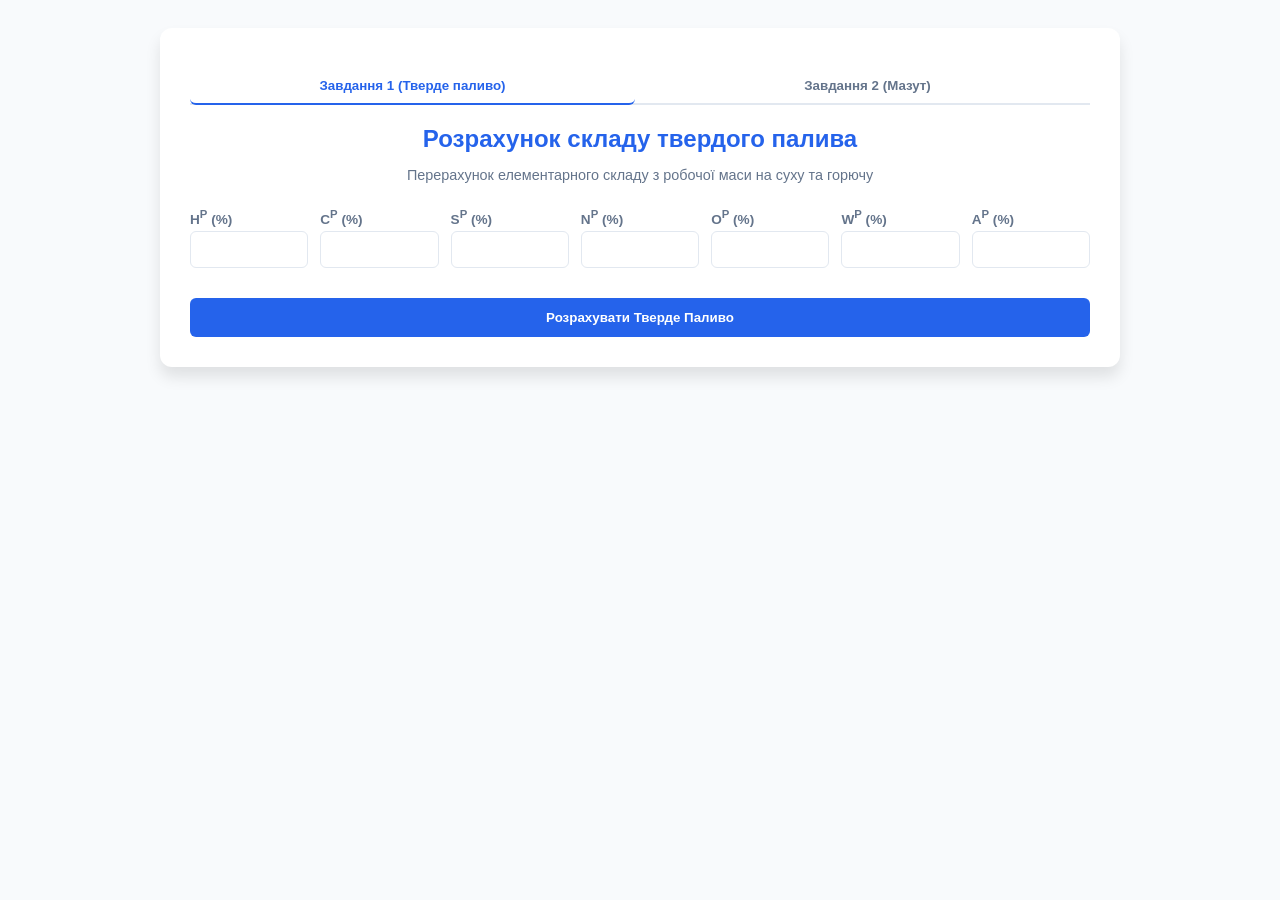
<file: lab_1/index.html>
<!DOCTYPE html>
<html lang="uk">
<head>
    <meta charset="UTF-8">
    <meta name="viewport" content="width=device-width, initial-scale=1.0">
    <title>Енергетичний калькулятор палива</title>
    <style>
        :root {
            --primary: #2563eb;
            --secondary: #64748b;
            --bg: #f8fafc;
            --card: #ffffff;
            --text: #1e293b;
            --accent: #10b981;
        }
        body { font-family: 'Segoe UI', sans-serif; background-color: var(--bg); color: var(--text); display: flex; justify-content: center; padding: 20px; }
        .container { background: var(--card); padding: 30px; border-radius: 12px; box-shadow: 0 10px 15px rgba(0,0,0,0.1); max-width: 900px; width: 100%; }
        .tabs { display: flex; gap: 10px; margin-bottom: 20px; border-bottom: 2px solid #e2e8f0; }
        .tab-btn { padding: 10px 20px; cursor: pointer; border: none; background: none; font-weight: bold; color: var(--secondary); transition: 0.3s; }
        .tab-btn.active { color: var(--primary); border-bottom: 2px solid var(--primary); margin-bottom: -2px; }
        .tab-content { display: none; }
        .tab-content.active { display: block; }
        h2 { color: var(--primary); text-align: center; margin-bottom: 5px; }
        .description { text-align: center; font-size: 0.9rem; color: var(--secondary); margin-bottom: 25px; }
        .grid-inputs { display: grid; grid-template-columns: repeat(auto-fit, minmax(100px, 1fr)); gap: 12px; margin-bottom: 20px; }
        .input-group { display: flex; flex-direction: column; }
        label { font-size: 0.85rem; font-weight: 600; margin-bottom: 4px; color: var(--secondary); }
        input { padding: 10px; border: 1px solid #e2e8f0; border-radius: 6px; outline: none; }
        input:focus { border-color: var(--primary); box-shadow: 0 0 0 2px rgba(37,99,235,0.1); }
        button { width: 100%; padding: 12px; background: var(--primary); color: white; border: none; border-radius: 6px; font-weight: bold; cursor: pointer; margin-top: 10px; }
        button:hover { background: #1d4ed8; }
        .results-section { margin-top: 25px; padding-top: 20px; border-top: 1px dashed #cbd5e1; }
        table { width: 100%; border-collapse: collapse; margin-top: 15px; background: white; }
        th, td { padding: 12px; border: 1px solid #e2e8f0; text-align: left; }
        th { background: #f1f5f9; font-size: 0.9rem; }
        .highlight { font-weight: bold; color: var(--primary); text-align: right; }
        .unit { font-size: 0.8rem; color: var(--secondary); font-weight: normal; }
    </style>
</head>
<body>

<div class="container">
    <div class="tabs">
        <button class="tab-btn active" onclick="openTab(event, 'task1')">Завдання 1 (Тверде паливо)</button>
        <button class="tab-btn" onclick="openTab(event, 'task2')">Завдання 2 (Мазут)</button>
    </div>

    <div id="task1" class="tab-content active">
        <h2>Розрахунок складу твердого палива</h2>
        <p class="description">Перерахунок елементарного складу з робочої маси на суху та горючу</p>
        <div class="grid-inputs">
            <div class="input-group"><label>H<sup>P</sup> (%)</label><input type="number" id="h1" step="0.1"></div>
            <div class="input-group"><label>C<sup>P</sup> (%)</label><input type="number" id="c1" step="0.1"></div>
            <div class="input-group"><label>S<sup>P</sup> (%)</label><input type="number" id="s1" step="0.1"></div>
            <div class="input-group"><label>N<sup>P</sup> (%)</label><input type="number" id="n1" step="0.1"></div>
            <div class="input-group"><label>O<sup>P</sup> (%)</label><input type="number" id="o1" step="0.1"></div>
            <div class="input-group"><label>W<sup>P</sup> (%)</label><input type="number" id="w1" step="0.1"></div>
            <div class="input-group"><label>A<sup>P</sup> (%)</label><input type="number" id="a1" step="0.1"></div>
        </div>
        <button onclick="calculateTask1()">Розрахувати Тверде Паливо</button>
        <div id="res-section-1" class="results-section" style="display:none">
            <h3>Результати розрахунку</h3>
            <table>
                <tr><td>Коефіцієнт (KPC / KPG)</td><td class="highlight"><span id="t1-kpc"></span> / <span id="t1-kpg"></span></td></tr>
                <tr><td>Нижча теплота (Робоча) <span class="unit">МДж/кг</span></td><td id="t1-qph" class="highlight"></td></tr>
                <tr><td>Нижча теплота (Суха) <span class="unit">МДж/кг</span></td><td id="t1-qch" class="highlight"></td></tr>
                <tr><td>Нижча теплота (Горюча) <span class="unit">МДж/кг</span></td><td id="t1-qgh" class="highlight"></td></tr>
            </table>
            <h4>Елементарний склад (%)</h4>
            <table id="t1-comp-table">
                <thead><tr><th>Елемент</th><th>Суха маса</th><th>Горюча маса</th></tr></thead>
                <tbody id="t1-comp-body"></tbody>
            </table>
        </div>
    </div>

    <div id="task2" class="tab-content">
        <h2>Розрахунок складу мазуту</h2>
        <p class="description">Перерахунок складу мазуту на робочу масу для котла</p>
        <div class="grid-inputs">
            <div class="input-group"><label>C<sup>Г</sup> (%)</label><input type="number" id="c2" step="0.01"></div>
            <div class="input-group"><label>H<sup>Г</sup> (%)</label><input type="number" id="h2" step="0.01"></div>
            <div class="input-group"><label>O<sup>Г</sup> (%)</label><input type="number" id="o2" step="0.01"></div>
            <div class="input-group"><label>S<sup>Г</sup> (%)</label><input type="number" id="s2" step="0.01"></div>
            <div class="input-group"><label>W<sup>P</sup> (%)</label><input type="number" id="w2" step="0.01"></div>
            <div class="input-group"><label>A<sup>P</sup> (%)</label><input type="number" id="a2" step="0.01"></div>
            <div class="input-group"><label>Q<sup>Г</sup> <span class="unit">МДж/кг</span></label><input type="number" id="q2" step="0.01"></div>
            <div class="input-group"><label>V<sup>Г</sup> <span class="unit">мг/кг</span></label><input type="number" id="v2" step="0.01"></div>
        </div>
        <button onclick="calculateTask2()">Розрахувати Мазут</button>
        <div id="res-section-2" class="results-section" style="display:none">
            <h3>Склад робочої маси мазуту</h3>
            <table>
                <thead><tr><th>Показник</th><th>Значення</th></tr></thead>
                <tbody>
                    <tr><td>Вуглець (C<sup>P</sup>)</td><td id="m-c" class="highlight"></td></tr>
                    <tr><td>Водень (H<sup>P</sup>)</td><td id="m-h" class="highlight"></td></tr>
                    <tr><td>Кисень (O<sup>P</sup>)</td><td id="m-o" class="highlight"></td></tr>
                    <tr><td>Сірка (S<sup>P</sup>)</td><td id="m-s" class="highlight"></td></tr>
                    <tr><td>Зольність (A<sup>P</sup>)</td><td id="m-a" class="highlight"></td></tr>
                    <tr><td>Ванадій (V<sup>P</sup>) <span class="unit">мг/кг</span></td><td id="m-v" class="highlight"></td></tr>
                    <tr><td>Нижча теплота (Q<sup>P</sup>) <span class="unit">МДж/кг</span></td><td id="m-q" class="highlight"></td></tr>
                </tbody>
            </table>
        </div>
    </div>
</div>

<script>
    function openTab(evt, tabName) {
        let i, tabcontent, tablinks;
        tabcontent = document.getElementsByClassName("tab-content");
        for (i = 0; i < tabcontent.length; i++) tabcontent[i].classList.remove("active");
        tablinks = document.getElementsByClassName("tab-btn");
        for (i = 0; i < tablinks.length; i++) tablinks[i].classList.remove("active");
        document.getElementById(tabName).classList.add("active");
        evt.currentTarget.classList.add("active");
    }

    async function calculateTask1() {
        const data = {
            h: parseFloat(document.getElementById('h1').value) || 0,
            c: parseFloat(document.getElementById('c1').value) || 0,
            s: parseFloat(document.getElementById('s1').value) || 0,
            n: parseFloat(document.getElementById('n1').value) || 0,
            o: parseFloat(document.getElementById('o1').value) || 0,
            w: parseFloat(document.getElementById('w1').value) || 0,
            a: parseFloat(document.getElementById('a1').value) || 0
        };
        try {
            const response = await fetch('/calculate1', {
                method: 'POST',
                headers: { 'Content-Type': 'application/json' },
                body: JSON.stringify(data)
            });
            const res = await response.json();
            document.getElementById('res-section-1').style.display = 'block';
            document.getElementById('t1-kpc').textContent = res.kpc.toFixed(4);
            document.getElementById('t1-kpg').textContent = res.kpg.toFixed(4);
            document.getElementById('t1-qph').textContent = res.qph.toFixed(2);
            document.getElementById('t1-qch').textContent = res.qch.toFixed(2);
            document.getElementById('t1-qgh').textContent = res.qgh.toFixed(2);
            let html = "";
            ["H", "C", "S", "N", "O", "A"].forEach(el => {
                html += `<tr><td>${el} %</td><td class="highlight">${res.dry[el].toFixed(2)}</td><td class="highlight">${res.burn[el].toFixed(2)}</td></tr>`;
            });
            document.getElementById('t1-comp-body').innerHTML = html;
        } catch (e) { alert("Помилка сервера!"); }
    }

    async function calculateTask2() {
        const data = {
            c: parseFloat(document.getElementById('c2').value) || 0,
            h: parseFloat(document.getElementById('h2').value) || 0,
            o: parseFloat(document.getElementById('o2').value) || 0,
            s: parseFloat(document.getElementById('s2').value) || 0,
            w: parseFloat(document.getElementById('w2').value) || 0,
            a: parseFloat(document.getElementById('a2').value) || 0,
            q: parseFloat(document.getElementById('q2').value) || 0,
            v: parseFloat(document.getElementById('v2').value) || 0
        };
        try {
            const response = await fetch('/calculate2', {
                method: 'POST',
                headers: { 'Content-Type': 'application/json' },
                body: JSON.stringify(data)
            });
            const res = await response.json();
            document.getElementById('res-section-2').style.display = 'block';
            document.getElementById('m-c').textContent = res.c.toFixed(2);
            document.getElementById('m-h').textContent = res.h.toFixed(2);
            document.getElementById('m-o').textContent = res.o.toFixed(2);
            document.getElementById('m-s').textContent = res.s.toFixed(2);
            document.getElementById('m-a').textContent = res.a.toFixed(2);
            document.getElementById('m-v').textContent = res.v.toFixed(2);
            document.getElementById('m-q').textContent = res.q.toFixed(2);
        } catch (e) { alert("Помилка розрахунку!"); }
    }
</script>

</body>
</html>
</file>
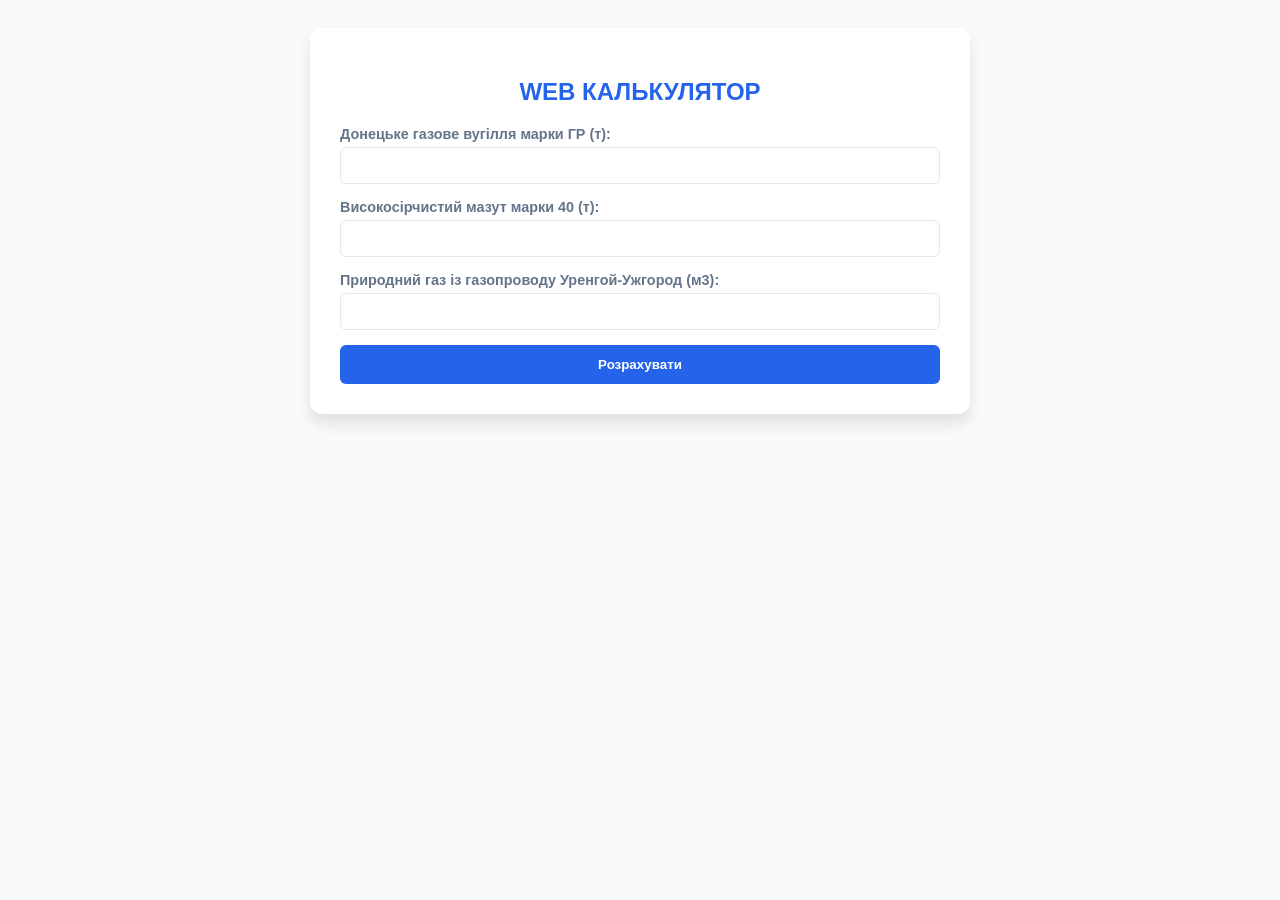
<file: lab_2/index.html>
<!DOCTYPE html>
<html lang="uk">
<head>
    <meta charset="UTF-8">
    <meta name="viewport" content="width=device-width, initial-scale=1.0">
    <title>Екологічний калькулятор</title>
    <style>
        :root { --primary: #2563eb; --bg: #f8fafc; --card: #ffffff; --text: #1e293b; }
        body { font-family: 'Segoe UI', sans-serif; background: var(--bg); color: var(--text); display: flex; justify-content: center; padding: 20px; }
        .container { background: var(--card); padding: 30px; border-radius: 12px; box-shadow: 0 10px 15px rgba(0,0,0,0.1); max-width: 600px; width: 100%; }
        h2 { color: var(--primary); text-align: center; }
        .input-group { display: flex; flex-direction: column; margin-bottom: 15px; }
        label { font-size: 0.9rem; font-weight: 600; margin-bottom: 5px; color: #64748b; }
        input { padding: 10px; border: 1px solid #e2e8f0; border-radius: 6px; }
        button { width: 100%; padding: 12px; background: var(--primary); color: white; border: none; border-radius: 6px; font-weight: bold; cursor: pointer; }
        .results { margin-top: 25px; display: none; }
        table { width: 100%; border-collapse: collapse; margin-top: 10px; }
        th, td { padding: 10px; border: 1px solid #e2e8f0; text-align: left; }
        th { background: #f1f5f9; }
        .val { font-weight: bold; color: var(--primary); }
    </style>
</head>
<body>

<div class="container">
    <h2>WEB КАЛЬКУЛЯТОР</h2>
    <div class="input-group">
        <label>Донецьке газове вугілля марки ГР (т):</label>
        <input type="number" id="coal">
    </div>
    <div class="input-group">
        <label>Високосірчистий мазут марки 40 (т):</label>
        <input type="number" id="fuelOil">
    </div>
    <div class="input-group">
        <label>Природний газ із газопроводу Уренгой-Ужгород (м3):</label>
        <input type="number" id="naturalGas">
    </div>
    <button onclick="calculate()">Розрахувати</button>

    <div id="results" class="results">
        <table>
            <thead>
                <tr>
                    <th>Паливо</th>
                    <th>Показник емісії (г/ГДж)</th>
                    <th>Валовий викид (т)</th>
                </tr>
            </thead>
            <tbody>
                <tr>
                    <td>Вугілля</td>
                    <td id="c-ei" class="val"></td>
                    <td id="c-t" class="val"></td>
                </tr>
                <tr>
                    <td>Мазут</td>
                    <td id="o-ei" class="val"></td>
                    <td id="o-t" class="val"></td>
                </tr>
                <tr>
                    <td>Газ</td>
                    <td id="g-ei" class="val"></td>
                    <td id="g-t" class="val"></td>
                </tr>
            </tbody>
        </table>
    </div>
</div>

<script>
    async function calculate() {
        const data = {
            coal: parseFloat(document.getElementById('coal').value) || 0,
            fuelOil: parseFloat(document.getElementById('fuelOil').value) || 0,
            naturalGas: parseFloat(document.getElementById('naturalGas').value) || 0
        };

        const response = await fetch('/calculate', {
            method: 'POST',
            headers: { 'Content-Type': 'application/json' },
            body: JSON.stringify(data)
        });

        const res = await response.json();
        document.getElementById('results').style.display = 'block';
        document.getElementById('c-ei').textContent = res.coalEI;
        document.getElementById('c-t').textContent = res.coalTotal;
        document.getElementById('o-ei').textContent = res.oilEI;
        document.getElementById('o-t').textContent = res.oilTotal;
        document.getElementById('g-ei').textContent = res.gasEI;
        document.getElementById('g-t').textContent = res.gasTotal;
    }
</script>

</body>
</html>
</file>
